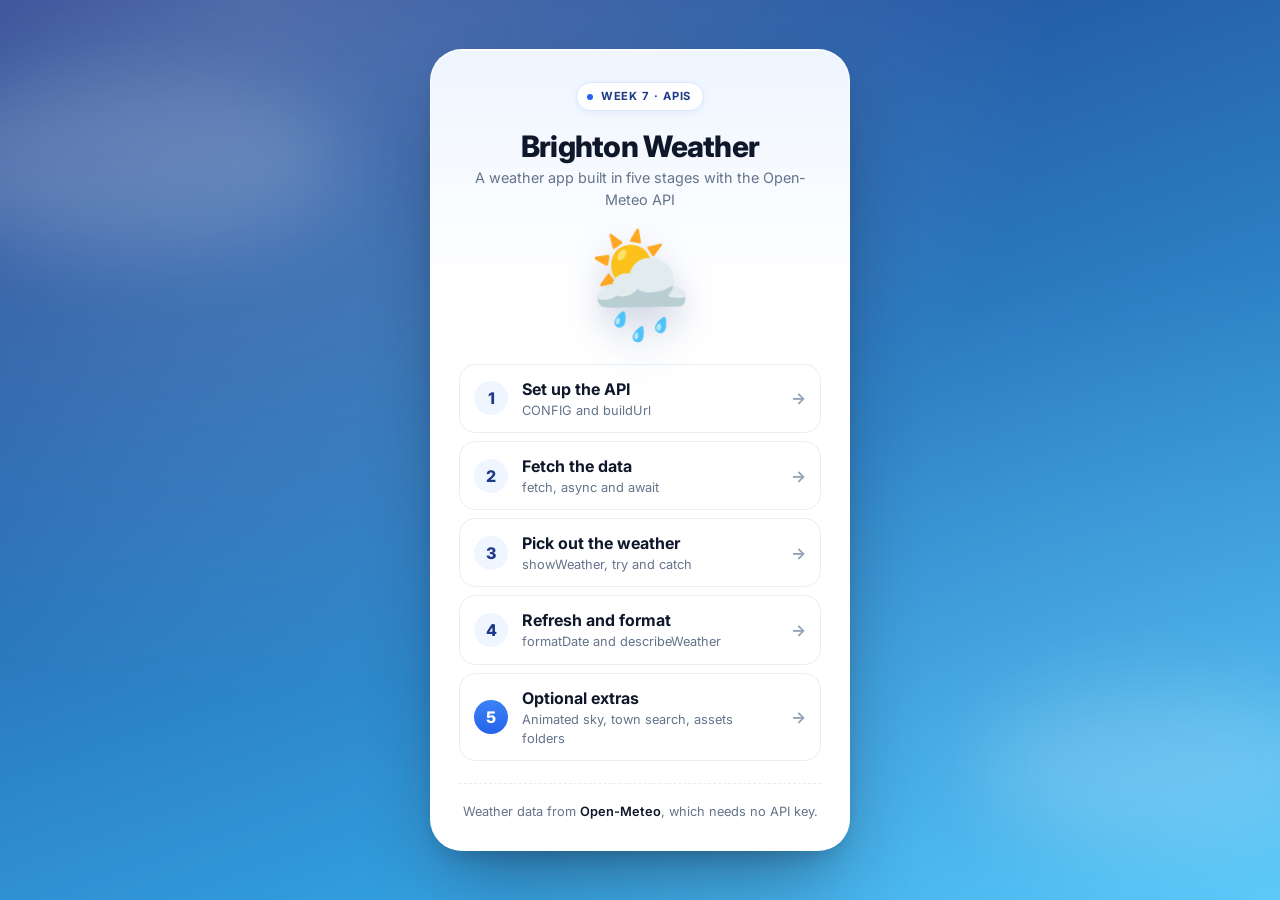
<file: index.html>
<!doctype html>
<html lang="en">
<head>
  <meta charset="utf-8">
  <meta name="viewport" content="width=device-width, initial-scale=1">
  <title>Brighton Weather</title>
  <link rel="stylesheet" href="assets/css/style.css">
</head>
<body>
  <main class="card">
    <span class="stage">Week 7 · APIs</span>

    <h1>Brighton Weather</h1>
    <p class="sub">A weather app built in five stages with the Open-Meteo API</p>

    <div id="icon" aria-hidden="true">🌦️</div>

    <nav class="stage-list" aria-label="Stages">
      <a href="stage1-setup.html">
        <span class="n">1</span>
        <span class="t"><strong>Set up the API</strong><small>CONFIG and buildUrl</small></span>
        <span class="go">→</span>
      </a>
      <a href="stage2-fetch.html">
        <span class="n">2</span>
        <span class="t"><strong>Fetch the data</strong><small>fetch, async and await</small></span>
        <span class="go">→</span>
      </a>
      <a href="stage3-parse.html">
        <span class="n">3</span>
        <span class="t"><strong>Pick out the weather</strong><small>showWeather, try and catch</small></span>
        <span class="go">→</span>
      </a>
      <a href="stage4-refresh.html">
        <span class="n">4</span>
        <span class="t"><strong>Refresh and format</strong><small>formatDate and describeWeather</small></span>
        <span class="go">→</span>
      </a>
      <a href="stage5-extras.html" class="final">
        <span class="n">5</span>
        <span class="t"><strong>Optional extras</strong><small>Animated sky, town search, assets folders</small></span>
        <span class="go">→</span>
      </a>
    </nav>

    <p class="note">Weather data from <strong>Open-Meteo</strong>, which needs no API key.</p>
  </main>
</body>
</html>
</file>
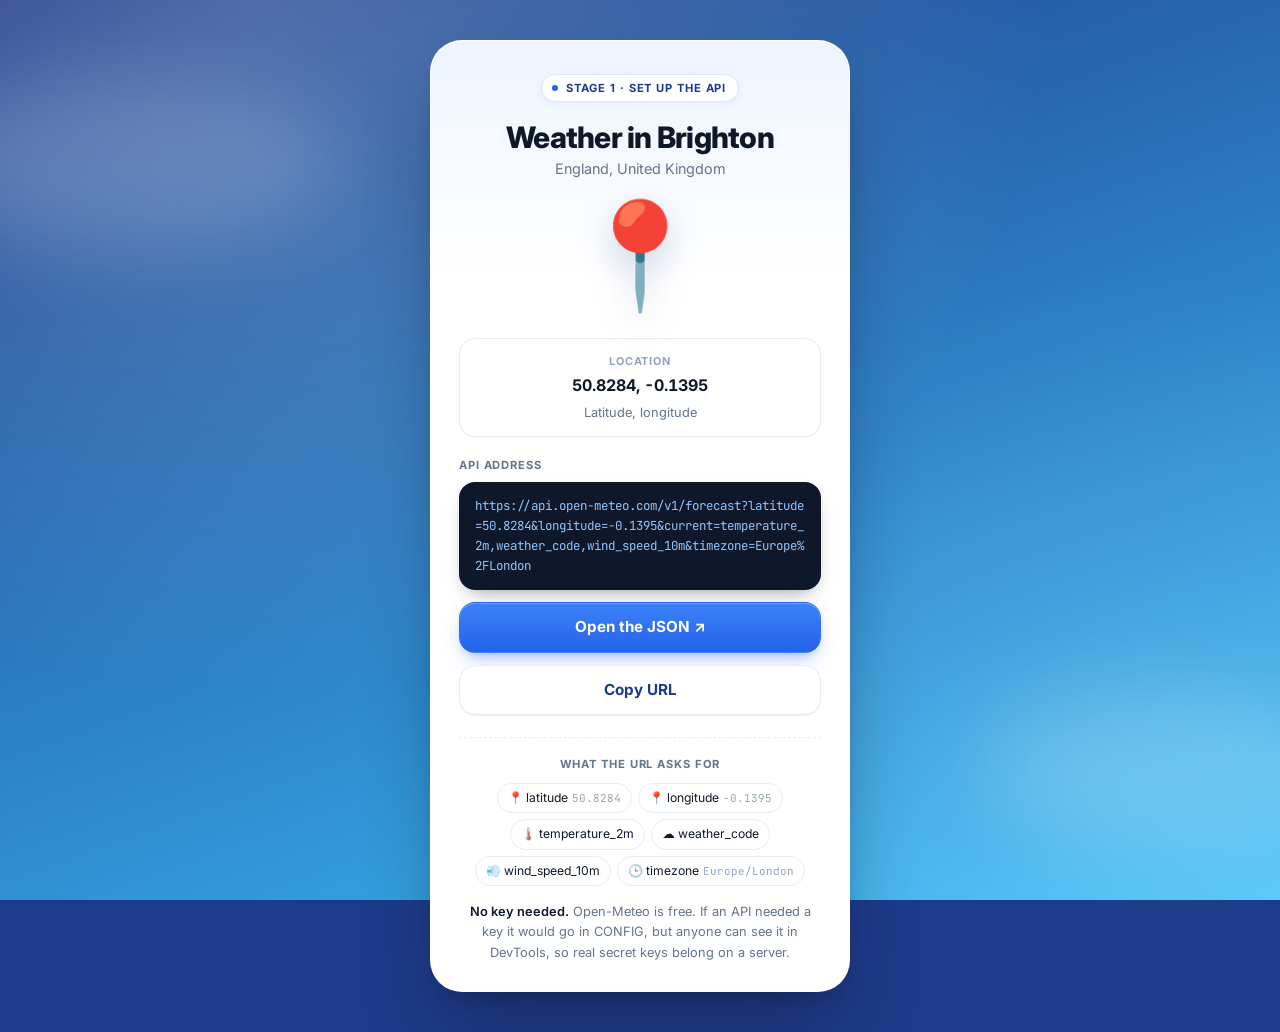
<file: stage1-setup.html>
<!doctype html>
<html lang="en">
<head>
  <meta charset="utf-8">
  <meta name="viewport" content="width=device-width, initial-scale=1">
  <title>Stage 1 - Set up the API</title>
  <link rel="stylesheet" href="assets/css/style.css">
</head>
<body>
  <main class="card">
    <span class="stage">Stage 1 · Set up the API</span>

    <h1>Weather in <span id="town"></span></h1>
    <p class="sub">England, United Kingdom</p>

    <div id="icon" aria-hidden="true">📍</div>

    <div class="details">
      <div class="wide">
        <span class="k">Location</span>
        <span class="v"><span id="lat"></span>, <span id="lon"></span></span>
        <span class="extra">Latitude, longitude</span>
      </div>
    </div>

    <p class="label">API address</p>
    <div class="url-box">
      <a id="apiLink" target="_blank" rel="noopener"></a>
    </div>

    <a class="btn btn-primary btn-block" id="openBtn" target="_blank" rel="noopener">Open the JSON ↗</a>
    <button class="btn btn-light btn-block" id="copyBtn" type="button">Copy URL</button>

    <div class="key">
      <p class="key-title">What the URL asks for</p>
      <ul class="codes">
        <li>📍 latitude<span class="num" id="pLat"></span></li>
        <li>📍 longitude<span class="num" id="pLon"></span></li>
        <li>🌡️ temperature_2m</li>
        <li>☁️ weather_code</li>
        <li>💨 wind_speed_10m</li>
        <li>🕒 timezone<span class="num">Europe/London</span></li>
      </ul>
    </div>

    <p class="note"><strong>No key needed.</strong> Open-Meteo is free. If an API needed a key it would go in CONFIG, but anyone can see it in DevTools, so real secret keys belong on a server.</p>
  </main>

  <script>
    // Settings for the API, kept in one place.
    // Open-Meteo needs no API key. If an API did need one,
    // it would go here, e.g. apiKey: "your-key".
    // Remember: anything in a web page can be seen in DevTools.
    const CONFIG = {
      town: "Brighton",
      latitude: 50.8284,
      longitude: -0.1395
    };

    // Build the API address from the settings
    function buildUrl() {
      return "https://api.open-meteo.com/v1/forecast" +
        "?latitude=" + CONFIG.latitude +
        "&longitude=" + CONFIG.longitude +
        "&current=temperature_2m,weather_code,wind_speed_10m" +
        "&timezone=Europe%2FLondon";
    }

    // Show the town and the API link on the page
    document.getElementById("town").textContent = CONFIG.town;
    const link = document.getElementById("apiLink");
    link.href = buildUrl();
    link.textContent = buildUrl();

    // Extras: show the settings and wire up the buttons
    document.getElementById("lat").textContent = CONFIG.latitude;
    document.getElementById("lon").textContent = CONFIG.longitude;
    document.getElementById("pLat").textContent = CONFIG.latitude;
    document.getElementById("pLon").textContent = CONFIG.longitude;
    document.getElementById("openBtn").href = buildUrl();

    const copyBtn = document.getElementById("copyBtn");
    copyBtn.addEventListener("click", function () {
      navigator.clipboard.writeText(buildUrl()).then(function () {
        copyBtn.textContent = "Copied ✓";
        setTimeout(function () { copyBtn.textContent = "Copy URL"; }, 1500);
      });
    });
  </script>
</body>
</html>
</file>
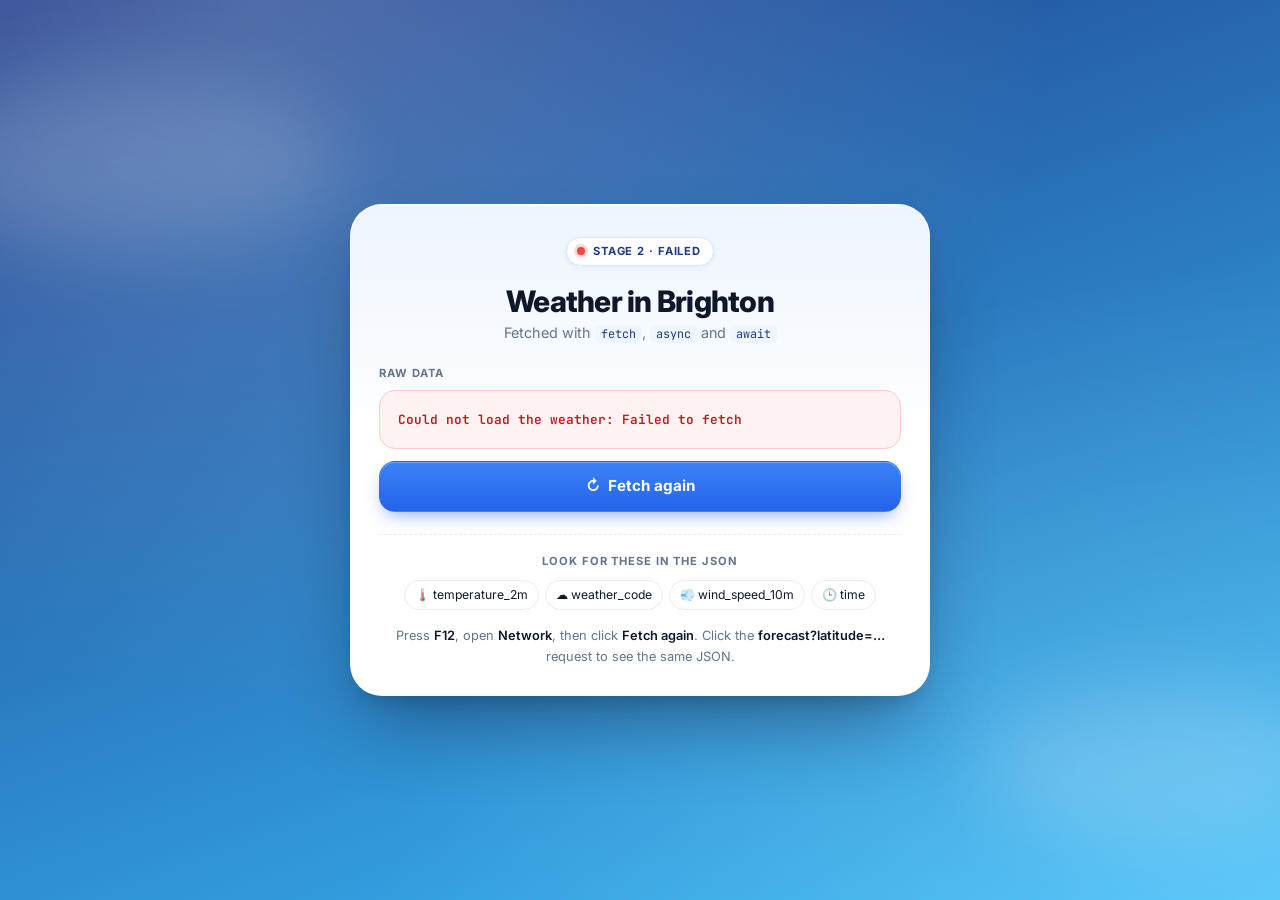
<file: stage2-fetch.html>
<!doctype html>
<html lang="en">
<head>
  <meta charset="utf-8">
  <meta name="viewport" content="width=device-width, initial-scale=1">
  <title>Stage 2 - Fetch the data</title>
  <link rel="stylesheet" href="assets/css/style.css">
</head>
<body>
  <main class="card wide" id="card">
    <span class="stage" id="status"><span class="dot"></span><span id="statusText">Stage 2 · Loading…</span></span>

    <h1>Weather in <span id="town">Brighton</span></h1>
    <p class="sub">Fetched with <code>fetch</code>, <code>async</code> and <code>await</code></p>

    <div class="head">
      <p class="label">Raw data</p>
      <span class="meta" id="meta"></span>
    </div>
    <pre id="raw">Loading...</pre>

    <button class="btn btn-primary btn-block" id="reloadBtn" type="button"><span class="spin">↻</span> Fetch again</button>
    <p id="message" aria-live="polite"></p>

    <div class="key">
      <p class="key-title">Look for these in the JSON</p>
      <ul class="codes">
        <li>🌡️ temperature_2m</li>
        <li>☁️ weather_code</li>
        <li>💨 wind_speed_10m</li>
        <li>🕒 time</li>
      </ul>
    </div>

    <p class="note">Press <strong>F12</strong>, open <strong>Network</strong>, then click <strong>Fetch again</strong>. Click the <strong>forecast?latitude=…</strong> request to see the same JSON.</p>
  </main>

  <script>
    // Settings for the API, kept in one place.
    // Open-Meteo needs no API key. If an API did need one,
    // it would go here, e.g. apiKey: "your-key".
    // Remember: anything in a web page can be seen in DevTools.
    const CONFIG = {
      town: "Brighton",
      latitude: 50.8284,
      longitude: -0.1395
    };

    // Build the API address from the settings
    function buildUrl() {
      return "https://api.open-meteo.com/v1/forecast" +
        "?latitude=" + CONFIG.latitude +
        "&longitude=" + CONFIG.longitude +
        "&current=temperature_2m,weather_code,wind_speed_10m" +
        "&timezone=Europe%2FLondon";
    }

    // Get the data from the API and show it as raw text
    async function loadWeather() {
      const raw = document.getElementById("raw");
      const message = document.getElementById("message");
      setStatus("", "Stage 2 · Loading…");
      document.getElementById("card").classList.add("loading");
      raw.className = "";
      raw.textContent = "Loading...";

      try {
        const response = await fetch(buildUrl());
        const data = await response.json();
        raw.innerHTML = colourJson(JSON.stringify(data, null, 2));
        document.getElementById("meta").textContent = "HTTP " + response.status;
        message.className = "";
        message.textContent = "Checked at " + new Date().toLocaleTimeString("en-GB");
        setStatus("ok", "Stage 2 · Data loaded");
      } catch (error) {
        raw.className = "error";
        raw.textContent = "Could not load the weather: " + error.message;
        message.textContent = "";
        setStatus("bad", "Stage 2 · Failed");
      }
      document.getElementById("card").classList.remove("loading");
    }

    // Small helpers for the look of the page
    function setStatus(kind, text) {
      document.getElementById("status").className = "stage " + kind;
      document.getElementById("statusText").textContent = text;
    }

    // Colour keys, strings and numbers in the JSON text
    function colourJson(text) {
      const safe = text.replace(/&/g, "&amp;").replace(/</g, "&lt;").replace(/>/g, "&gt;");
      return safe
        .replace(/("[^"]*")(\s*:)/g, '<span class="k">$1</span>$2')
        .replace(/(:\s*)("[^"]*")/g, '$1<span class="s">$2</span>')
        .replace(/(:\s*)(-?\d+(\.\d+)?)/g, '$1<span class="n">$2</span>');
    }

    document.getElementById("reloadBtn").addEventListener("click", loadWeather);

    // Load the weather when the page opens
    loadWeather();
  </script>
</body>
</html>
</file>
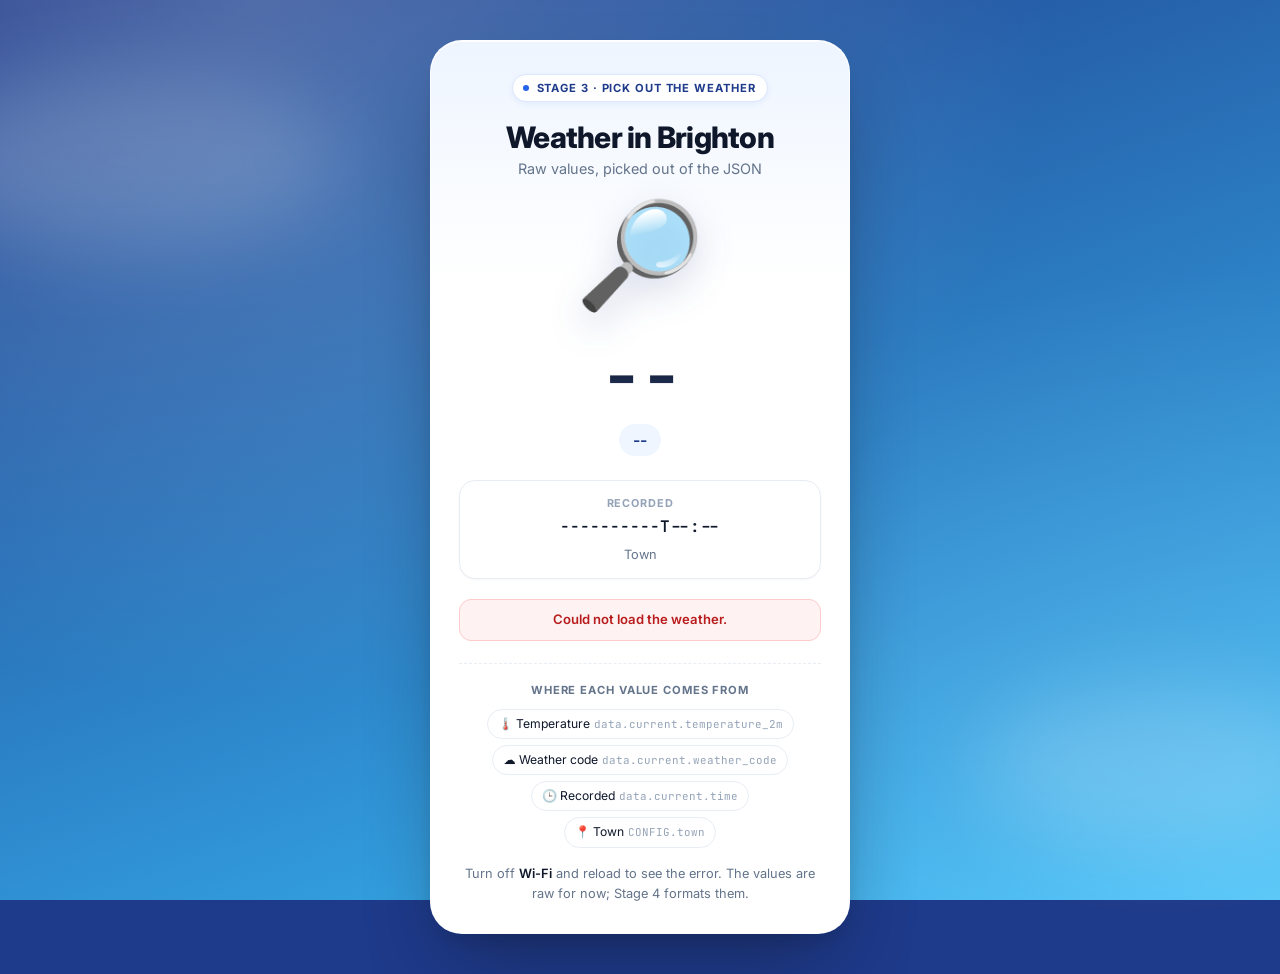
<file: stage3-parse.html>
<!doctype html>
<html lang="en">
<head>
  <meta charset="utf-8">
  <meta name="viewport" content="width=device-width, initial-scale=1">
  <title>Stage 3 - Pick out the weather</title>
  <link rel="stylesheet" href="assets/css/style.css">
</head>
<body>
  <main class="card loading" id="card">
    <span class="stage">Stage 3 · Pick out the weather</span>

    <h1>Weather in <span id="town"></span></h1>
    <p class="sub">Raw values, picked out of the JSON</p>

    <div id="icon" aria-hidden="true">🔎</div>
    <p class="raw" id="temp">--</p>
    <p id="weather">--</p>

    <div class="details">
      <div class="wide">
        <span class="k">Recorded</span>
        <span class="v raw-v" id="time">----------T--:--</span>
        <span class="extra">Town <strong id="townValue"></strong></span>
      </div>
    </div>

    <p id="message" class="error"></p>

    <div class="key">
      <p class="key-title">Where each value comes from</p>
      <ul class="codes">
        <li>🌡️ Temperature<span class="num">data.current.temperature_2m</span></li>
        <li>☁️ Weather code<span class="num">data.current.weather_code</span></li>
        <li>🕒 Recorded<span class="num">data.current.time</span></li>
        <li>📍 Town<span class="num">CONFIG.town</span></li>
      </ul>
    </div>

    <p class="note">Turn off <strong>Wi-Fi</strong> and reload to see the error. The values are raw for now; Stage 4 formats them.</p>
  </main>

  <script>
    // Settings for the API, kept in one place.
    // Open-Meteo needs no API key. If an API did need one,
    // it would go here, e.g. apiKey: "your-key".
    // Remember: anything in a web page can be seen in DevTools.
    const CONFIG = {
      town: "Brighton",
      latitude: 50.8284,
      longitude: -0.1395
    };

    // Build the API address from the settings
    function buildUrl() {
      return "https://api.open-meteo.com/v1/forecast" +
        "?latitude=" + CONFIG.latitude +
        "&longitude=" + CONFIG.longitude +
        "&current=temperature_2m,weather_code,wind_speed_10m" +
        "&timezone=Europe%2FLondon";
    }

    // Pick out the parts we want and show them, as they come
    function showWeather(data) {
      document.getElementById("town").textContent = CONFIG.town;
      document.getElementById("townValue").textContent = CONFIG.town;
      document.getElementById("weather").textContent = data.current.weather_code;
      document.getElementById("temp").textContent = data.current.temperature_2m;
      document.getElementById("time").textContent = data.current.time;
    }

    // Get the data from the API, then show it
    async function loadWeather() {
      try {
        const response = await fetch(buildUrl());
        const data = await response.json();
        showWeather(data);
      } catch (error) {
        document.getElementById("message").textContent = "Could not load the weather.";
      }
      document.getElementById("card").classList.remove("loading");
    }

    // Show the town straight away, then load the weather
    document.getElementById("town").textContent = CONFIG.town;
    loadWeather();
  </script>
</body>
</html>
</file>
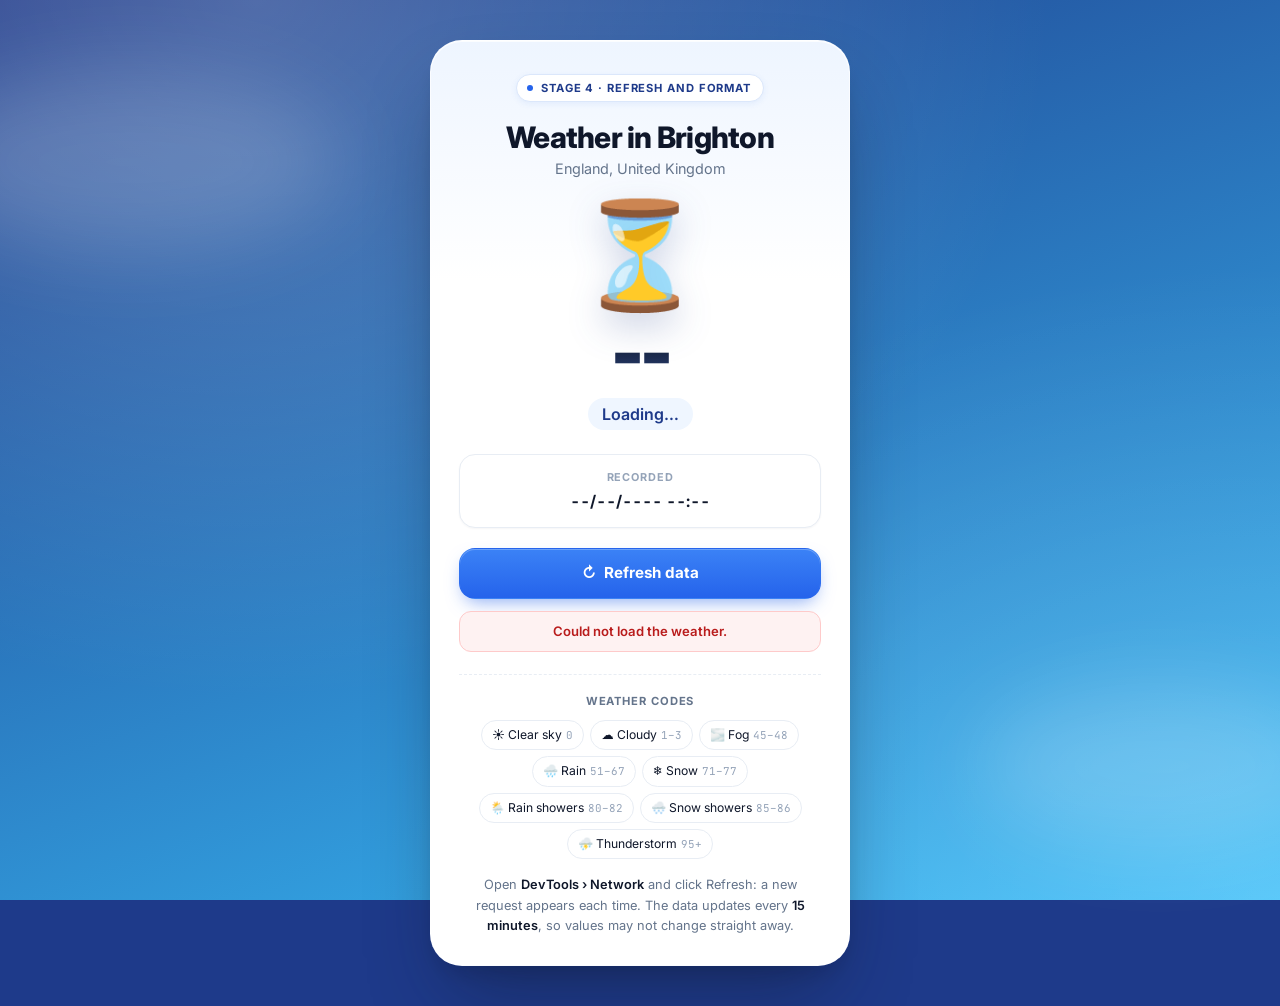
<file: stage4-refresh.html>
<!doctype html>
<html lang="en">
<head>
  <meta charset="utf-8">
  <meta name="viewport" content="width=device-width, initial-scale=1">
  <title>Stage 4 - Refresh and format</title>
  <link rel="stylesheet" href="assets/css/style.css">
</head>
<body>
  <main class="card loading" id="card">
    <span class="stage">Stage 4 · Refresh and format</span>

    <h1>Weather in <span id="town"></span></h1>
    <p class="sub">England, United Kingdom</p>

    <div id="icon" aria-hidden="true">⏳</div>
    <p id="temp">--</p>
    <p id="weather">Loading…</p>

    <div class="details">
      <div class="wide">
        <span class="k">Recorded</span>
        <span class="v" id="time">--/--/---- --:--</span>
      </div>
    </div>

    <button class="btn btn-primary btn-block" id="refresh" type="button"><span class="spin">↻</span> Refresh data</button>
    <p id="message" aria-live="polite"></p>

    <div class="key">
      <p class="key-title">Weather codes</p>
      <ul class="codes" id="codes">
        <li data-word="Clear sky">☀️ Clear sky<span class="num">0</span></li>
        <li data-word="Cloudy">☁️ Cloudy<span class="num">1–3</span></li>
        <li data-word="Fog">🌫️ Fog<span class="num">45–48</span></li>
        <li data-word="Rain">🌧️ Rain<span class="num">51–67</span></li>
        <li data-word="Snow">❄️ Snow<span class="num">71–77</span></li>
        <li data-word="Rain showers">🌦️ Rain showers<span class="num">80–82</span></li>
        <li data-word="Snow showers">🌨️ Snow showers<span class="num">85–86</span></li>
        <li data-word="Thunderstorm">⛈️ Thunderstorm<span class="num">95+</span></li>
      </ul>
    </div>

    <p class="note">Open <strong>DevTools › Network</strong> and click Refresh: a new request appears each time. The data updates every <strong>15 minutes</strong>, so values may not change straight away.</p>
  </main>

  <script>
    // Settings for the API, kept in one place.
    // Open-Meteo needs no API key. If an API did need one,
    // it would go here, e.g. apiKey: "your-key".
    // Remember: anything in a web page can be seen in DevTools.
    const CONFIG = {
      town: "Brighton",
      latitude: 50.8284,
      longitude: -0.1395
    };

    // Build the API address from the settings
    function buildUrl() {
      return "https://api.open-meteo.com/v1/forecast" +
        "?latitude=" + CONFIG.latitude +
        "&longitude=" + CONFIG.longitude +
        "&current=temperature_2m,weather_code,wind_speed_10m" +
        "&timezone=Europe%2FLondon";
    }

    // Turn "2026-10-28T12:45" into "28/10/2026 12:45"
    function formatDate(isoString) {
      const parts = isoString.split("T");      // ["2026-10-28", "12:45"]
      const date = parts[0].split("-");        // ["2026", "10", "28"]
      return date[2] + "/" + date[1] + "/" + date[0] + " " + parts[1];
    }

    // Turn the weather code into words
    function describeWeather(code) {
      if (code === 0) return "Clear sky";
      if (code >= 1 && code <= 3) return "Cloudy";
      if (code >= 45 && code <= 48) return "Fog";
      if (code >= 51 && code <= 67) return "Rain";
      if (code >= 71 && code <= 77) return "Snow";
      if (code >= 80 && code <= 82) return "Rain showers";
      if (code >= 85 && code <= 86) return "Snow showers";
      if (code >= 95) return "Thunderstorm";
      return "Unknown";
    }

    // A picture to go with the words (just for the look of the page)
    const ICONS = {
      "Clear sky": "☀️",
      "Cloudy": "☁️",
      "Fog": "🌫️",
      "Rain": "🌧️",
      "Snow": "❄️",
      "Rain showers": "🌦️",
      "Snow showers": "🌨️",
      "Thunderstorm": "⛈️",
      "Unknown": "🌡️"
    };

    // Pick out the parts we want and show them, formatted
    function showWeather(data) {
      const words = describeWeather(data.current.weather_code);
      document.getElementById("town").textContent = CONFIG.town;
      document.getElementById("weather").textContent = words;
      document.getElementById("temp").textContent = data.current.temperature_2m + " °C";
      document.getElementById("time").textContent = formatDate(data.current.time);

      // Extras: icon, and highlight the matching code in the key
      document.getElementById("icon").textContent = ICONS[words];
      document.querySelectorAll("#codes li").forEach(function (li) {
        li.classList.toggle("active", li.dataset.word === words);
      });
    }

    // Get the data from the API, then show it
    async function loadWeather() {
      const message = document.getElementById("message");
      const card = document.getElementById("card");
      const button = document.getElementById("refresh");

      message.className = "";
      message.textContent = "Loading...";
      card.classList.add("loading");
      button.disabled = true;

      try {
        const response = await fetch(buildUrl());
        const data = await response.json();
        showWeather(data);
        message.textContent = "Checked at " + new Date().toLocaleTimeString("en-GB");
      } catch (error) {
        message.className = "error";
        message.textContent = "Could not load the weather.";
      }

      card.classList.remove("loading");
      button.disabled = false;
    }

    // Run when the page loads, and again when the button is clicked
    document.getElementById("town").textContent = CONFIG.town;
    loadWeather();
    document.getElementById("refresh").addEventListener("click", loadWeather);
  </script>
</body>
</html>
</file>
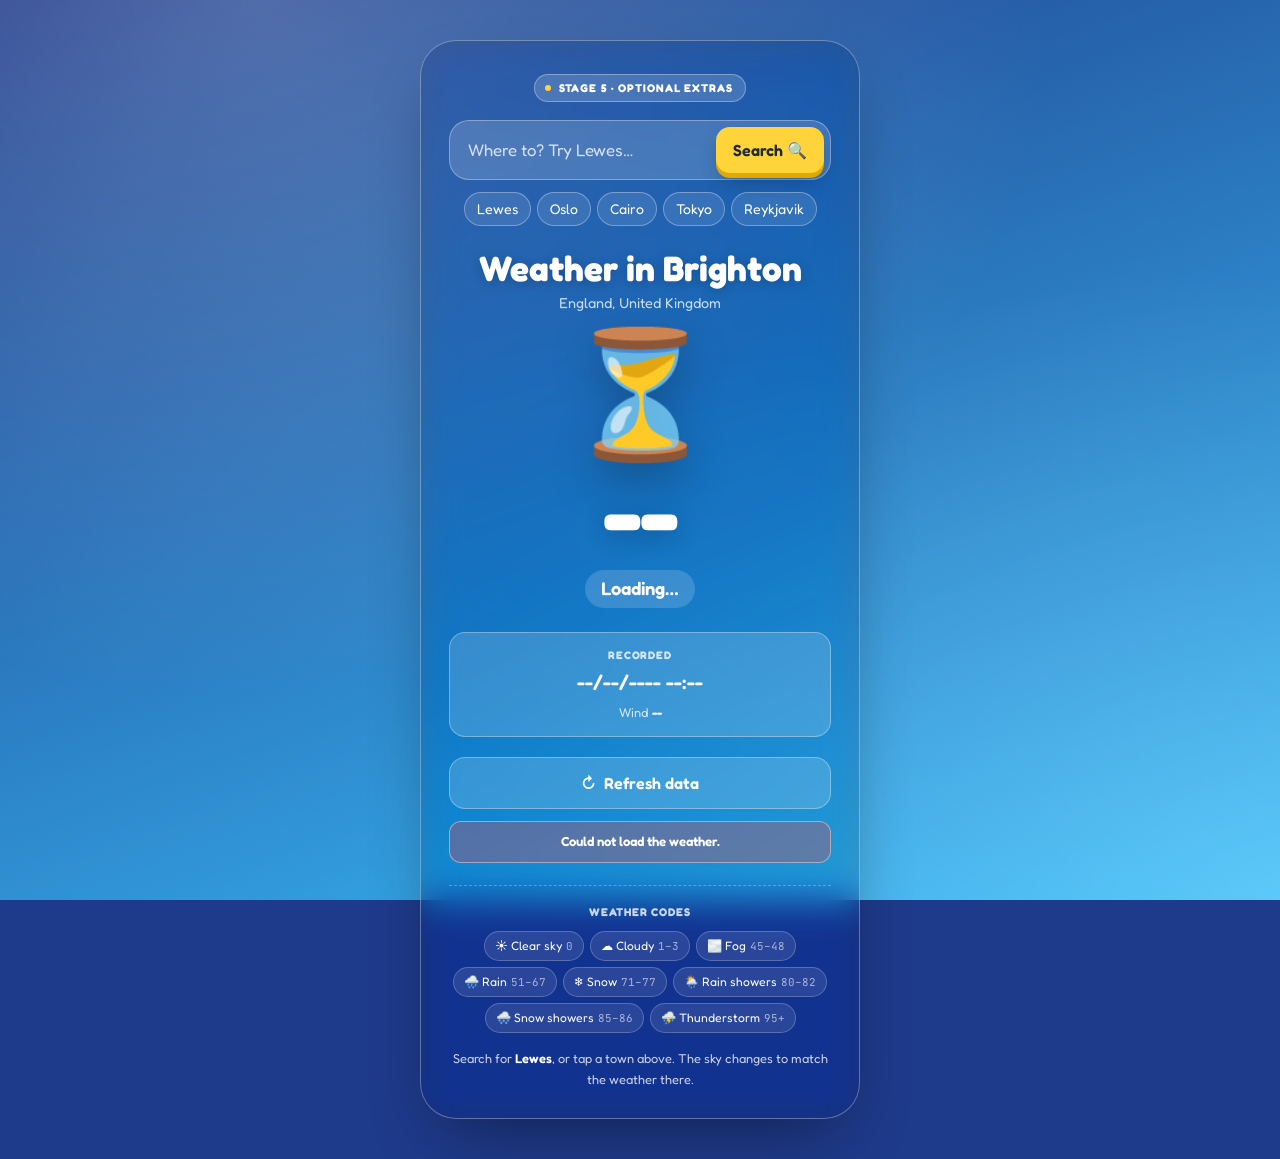
<file: stage5-extras.html>
<!doctype html>
<html lang="en">
<head>
  <meta charset="utf-8">
  <meta name="viewport" content="width=device-width, initial-scale=1">
  <title>Stage 5 - Optional extras</title>
  <!-- Extra: styles live in their own folder -->
  <link rel="stylesheet" href="assets/css/style.css">
  <link rel="stylesheet" href="assets/css/stage5.css">
</head>
<body class="fun">
  <!-- Animated sky: sun, clouds, rain or snow, set from app.js -->
  <div id="sky" aria-hidden="true"></div>

  <main class="card loading" id="card">
    <span class="stage">Stage 5 · Optional extras</span>

    <!-- Extra 3: choose the town -->
    <form class="search" id="searchForm">
      <input id="townInput" type="text" placeholder="Where to? Try Lewes…" autocomplete="off" aria-label="Town">
      <button class="btn btn-primary" id="search" type="submit">Search 🔍</button>
    </form>
    <div class="chips" id="chips">
      <button class="chip" type="button">Lewes</button>
      <button class="chip" type="button">Oslo</button>
      <button class="chip" type="button">Cairo</button>
      <button class="chip" type="button">Tokyo</button>
      <button class="chip" type="button">Reykjavik</button>
    </div>

    <h1>Weather in <span id="town"></span></h1>
    <p class="sub" id="place"></p>

    <!-- Extra 2: weather graphic -->
    <div id="icon" aria-hidden="true">⏳</div>
    <p id="temp">--</p>
    <p id="weather">Loading…</p>
    <p class="mood" id="mood"></p>

    <div class="details">
      <div class="wide">
        <span class="k">Recorded</span>
        <span class="v" id="time">--/--/---- --:--</span>
        <span class="extra">Wind <strong id="wind">--</strong></span>
      </div>
    </div>

    <button class="btn btn-light btn-block" id="refresh" type="button"><span class="spin">↻</span> Refresh data</button>
    <p id="message" aria-live="polite"></p>

    <div class="key">
      <p class="key-title">Weather codes</p>
      <ul class="codes" id="codes">
        <li data-word="Clear sky">☀️ Clear sky<span class="num">0</span></li>
        <li data-word="Cloudy">☁️ Cloudy<span class="num">1–3</span></li>
        <li data-word="Fog">🌫️ Fog<span class="num">45–48</span></li>
        <li data-word="Rain">🌧️ Rain<span class="num">51–67</span></li>
        <li data-word="Snow">❄️ Snow<span class="num">71–77</span></li>
        <li data-word="Rain showers">🌦️ Rain showers<span class="num">80–82</span></li>
        <li data-word="Snow showers">🌨️ Snow showers<span class="num">85–86</span></li>
        <li data-word="Thunderstorm">⛈️ Thunderstorm<span class="num">95+</span></li>
      </ul>
    </div>

    <p class="note">Search for <strong>Lewes</strong>, or tap a town above. The sky changes to match the weather there.</p>
  </main>

  <!-- Extra: JavaScript lives in its own folder -->
  <script src="assets/js/app.js"></script>
</body>
</html>
</file>
<file: assets/css/style.css>
/* Shared styles for every stage: a weather app look */

@import url("https://fonts.googleapis.com/css2?family=Inter:wght@400;500;600;700;800;900&family=JetBrains+Mono:wght@400;500;600&display=swap");

:root {
  --text: #0f172a;
  --muted: #64748b;
  --faint: #94a3b8;
  --line: #e8edf4;
  --accent: #2563eb;
  --accent-dark: #1e3a8a;
  --accent-soft: #eff6ff;
  --field: #f6f8fb;
  --highlight: #fff7e0;
  --highlight-line: #f59e0b;
  --error: #b91c1c;
  --error-bg: #fef2f2;
  --error-line: #fecaca;
  --font: "Inter", system-ui, -apple-system, "Segoe UI", sans-serif;
  --mono: "JetBrains Mono", ui-monospace, Consolas, monospace;
  --radius: 16px;

  /* The background (Stage 5 changes these to match the weather) */
  --bg-from: #1e3a8a;
  --bg-to: #38bdf8;
}

* { box-sizing: border-box; }

body {
  position: relative;
  margin: 0;
  min-height: 100vh;
  display: flex;
  align-items: center;
  justify-content: center;
  padding: 40px 16px;
  overflow-x: hidden;
  font-family: var(--font);
  color: var(--text);
  line-height: 1.5;
  -webkit-font-smoothing: antialiased;
  background:
    radial-gradient(ellipse at 20% 0%, rgba(255, 255, 255, 0.22), transparent 55%),
    radial-gradient(ellipse at 100% 100%, rgba(255, 255, 255, 0.18), transparent 50%),
    linear-gradient(160deg, var(--bg-from), var(--bg-to));
  background-color: var(--bg-from);
  background-attachment: fixed;
}

/* Two soft "clouds" drifting behind the card */
body::before,
body::after {
  content: "";
  position: fixed;
  z-index: 0;
  border-radius: 50%;
  background: rgba(255, 255, 255, 0.16);
  filter: blur(40px);
  pointer-events: none;
  animation: drift 18s ease-in-out infinite alternate;
}
body::before { width: 420px; height: 180px; top: 8%; left: -80px; }
body::after  { width: 360px; height: 160px; bottom: 6%; right: -60px; animation-delay: -9s; }
@keyframes drift { to { transform: translateX(60px); } }

code {
  padding: 1px 6px;
  border-radius: 6px;
  background: var(--accent-soft);
  color: var(--accent-dark);
  font-family: var(--mono);
  font-size: 0.82em;
}

/* ---------- Card ---------- */

.card {
  position: relative;
  z-index: 1;
  width: 100%;
  max-width: 420px;
  padding: 32px 28px 28px;
  border-radius: 32px;
  border: 1px solid rgba(255, 255, 255, 0.7);
  background:
    linear-gradient(180deg, #eef5ff 0%, #ffffff 240px);
  text-align: center;
  box-shadow:
    0 1px 0 rgba(255, 255, 255, 0.8) inset,
    0 40px 80px -20px rgba(15, 23, 42, 0.45),
    0 12px 24px -12px rgba(15, 23, 42, 0.25);
  animation: rise 0.5s cubic-bezier(0.2, 0.8, 0.2, 1) both;
}
.card.wide { max-width: 580px; }
@keyframes rise {
  from { opacity: 0; transform: translateY(16px) scale(0.98); }
}

/* Small "Stage N" label at the top */
.stage {
  display: inline-flex;
  align-items: center;
  gap: 8px;
  margin: 0 0 18px;
  padding: 5px 12px 5px 10px;
  border-radius: 999px;
  background: #ffffff;
  border: 1px solid #dbe7fb;
  color: var(--accent-dark);
  font-size: 0.7rem;
  font-weight: 700;
  letter-spacing: 0.08em;
  text-transform: uppercase;
  box-shadow: 0 2px 6px rgba(37, 99, 235, 0.08);
}
.stage::before {
  content: "";
  width: 6px;
  height: 6px;
  border-radius: 50%;
  background: var(--accent);
}
.stage:has(.dot)::before { display: none; }
.stage .dot {
  width: 8px;
  height: 8px;
  border-radius: 50%;
  background: #eab308;
  box-shadow: 0 0 0 3px rgba(234, 179, 8, 0.2);
}
.stage.ok .dot { background: #22c55e; box-shadow: 0 0 0 3px rgba(34, 197, 94, 0.2); }
.stage.bad .dot { background: #ef4444; box-shadow: 0 0 0 3px rgba(239, 68, 68, 0.2); }

h1 {
  margin: 0;
  font-size: 1.85rem;
  font-weight: 800;
  letter-spacing: -0.025em;
  line-height: 1.15;
}
.sub {
  margin: 4px 0 0;
  min-height: 1.4em;
  color: var(--muted);
  font-size: 0.9rem;
}

.label {
  margin: 0 0 8px;
  text-align: left;
  font-size: 0.7rem;
  font-weight: 700;
  letter-spacing: 0.08em;
  text-transform: uppercase;
  color: var(--muted);
}

/* ---------- Weather ---------- */

#icon {
  margin: 14px 0 2px;
  font-size: 104px;
  line-height: 1.15;
  filter: drop-shadow(0 14px 18px rgba(30, 58, 138, 0.22));
  animation: float 4s ease-in-out infinite;
}
@keyframes float { 50% { transform: translateY(-6px); } }

#temp {
  margin: 0;
  font-size: 4.5rem;
  font-weight: 900;
  letter-spacing: -0.05em;
  line-height: 1;
  background: linear-gradient(180deg, #0f172a 30%, #334e8c);
  -webkit-background-clip: text;
  background-clip: text;
  color: transparent;
}
#temp.raw {
  margin-top: 28px;
  font-family: var(--mono);
  font-weight: 600;
  letter-spacing: -0.04em;
}
.caption {
  display: inline-block;
  margin: 8px 0 0;
  padding: 2px 8px;
  border-radius: 6px;
  background: var(--accent-soft);
  color: var(--accent-dark);
  font-family: var(--mono);
  font-size: 0.72rem;
}
#weather {
  display: inline-block;
  margin: 10px 0 0;
  padding: 4px 14px;
  border-radius: 999px;
  background: var(--accent-soft);
  color: var(--accent-dark);
  font-size: 1rem;
  font-weight: 600;
}

/* Boxes with a name and a value */
.details {
  display: grid;
  grid-template-columns: 1fr 1fr;
  gap: 10px;
  margin: 24px 0 20px;
}
.details > div {
  padding: 14px 12px;
  border-radius: var(--radius);
  background: #ffffff;
  border: 1px solid var(--line);
  box-shadow: 0 1px 2px rgba(15, 23, 42, 0.04);
}
.details .wide { grid-column: 1 / -1; }
.details .k {
  display: block;
  font-size: 0.68rem;
  font-weight: 700;
  letter-spacing: 0.08em;
  text-transform: uppercase;
  color: var(--faint);
}
.details .path {
  display: block;
  margin-top: 2px;
  font-family: var(--mono);
  font-size: 0.66rem;
  color: var(--faint);
}
.details .v {
  display: block;
  margin-top: 4px;
  min-height: 1.4em;
  font-size: 1rem;
  font-weight: 700;
  font-variant-numeric: tabular-nums;
  overflow-wrap: break-word;
}
.details .extra {
  display: block;
  margin-top: 6px;
  font-size: 0.8rem;
  color: var(--muted);
}
.details .extra strong { color: var(--text); }

/* Raw values (Stages 1 and 3) stay in the code font */
.details .raw-v,
.details:has(.path) .v,
.details .v#lat,
.details .v#lon { font-family: var(--mono); font-weight: 600; }

/* Faded while loading */
.loading #icon,
.loading #temp,
.loading #weather,
.loading .details .v { opacity: 0.4; transition: opacity 0.2s; }

/* ---------- Buttons ---------- */

.btn {
  display: inline-flex;
  align-items: center;
  justify-content: center;
  gap: 8px;
  padding: 13px 18px;
  border: 1px solid transparent;
  border-radius: var(--radius);
  font: inherit;
  font-size: 0.95rem;
  font-weight: 700;
  text-align: center;
  text-decoration: none;
  cursor: pointer;
  transition: transform 0.15s ease, box-shadow 0.15s ease, background 0.15s ease, opacity 0.15s ease;
}
.btn:hover { transform: translateY(-1px); }
.btn:active { transform: translateY(0); }
.btn:focus-visible { outline: 3px solid rgba(37, 99, 235, 0.35); outline-offset: 2px; }
.btn:disabled { opacity: 0.6; cursor: wait; transform: none; }

.btn-primary {
  background: linear-gradient(180deg, #3b82f6, var(--accent));
  color: #ffffff;
  box-shadow: 0 1px 0 rgba(255, 255, 255, 0.25) inset, 0 8px 18px -6px rgba(37, 99, 235, 0.55);
}
.btn-primary:hover { box-shadow: 0 1px 0 rgba(255, 255, 255, 0.25) inset, 0 12px 24px -8px rgba(37, 99, 235, 0.65); }

.btn-light {
  background: #ffffff;
  border-color: var(--line);
  color: var(--accent-dark);
  box-shadow: 0 1px 2px rgba(15, 23, 42, 0.05);
}
.btn-light:hover { background: var(--accent-soft); border-color: #dbe7fb; }

.btn-block { display: flex; width: 100%; margin-top: 12px; }

.spin { display: inline-block; }
.loading .spin { animation: spin 0.8s linear infinite; }
@keyframes spin { to { transform: rotate(360deg); } }

.actions {
  display: grid;
  grid-template-columns: 1fr 1fr;
  gap: 10px;
  margin-top: 14px;
}

/* ---------- Search (Stage 5) ---------- */

.search {
  display: flex;
  gap: 8px;
  margin-bottom: 24px;
  padding: 6px;
  border-radius: 20px;
  background: #ffffff;
  border: 1px solid var(--line);
  box-shadow: 0 2px 8px rgba(15, 23, 42, 0.05);
}
.search input {
  flex: 1;
  min-width: 0;
  padding: 10px 12px;
  border: none;
  background: transparent;
  color: var(--text);
  font: inherit;
  font-size: 0.95rem;
  outline: none;
}
.search input::placeholder { color: var(--faint); }
.search:focus-within {
  border-color: #bfd4fb;
  box-shadow: 0 0 0 4px rgba(37, 99, 235, 0.12);
}
.search .btn { padding: 10px 16px; border-radius: 14px; }

/* ---------- API address (Stage 1) ---------- */

.url-box {
  padding: 14px 16px;
  border-radius: var(--radius);
  background: #0f172a;
  text-align: left;
  font-family: var(--mono);
  font-size: 0.78rem;
  line-height: 1.6;
  word-break: break-all;
  box-shadow: 0 8px 20px -10px rgba(15, 23, 42, 0.6);
}
.url-box a { color: #93c5fd; text-decoration: none; }
.url-box a:hover { color: #bfdbfe; text-decoration: underline; }

/* ---------- Raw JSON (Stage 2) ---------- */

.head {
  display: flex;
  justify-content: space-between;
  align-items: baseline;
  margin-top: 22px;
}
.meta {
  font-family: var(--mono);
  font-size: 0.72rem;
  color: var(--muted);
}

pre {
  margin: 0;
  padding: 18px;
  border-radius: var(--radius);
  background: #0f172a;
  color: #cbd5e1;
  text-align: left;
  font-family: var(--mono);
  font-size: 0.8rem;
  line-height: 1.65;
  white-space: pre-wrap;
  word-break: break-word;
  max-height: 420px;
  overflow: auto;
  box-shadow: 0 8px 20px -10px rgba(15, 23, 42, 0.6);
}
pre .k { color: #93c5fd; }
pre .s { color: #86efac; }
pre .n { color: #f9a8d4; }
pre.error { background: var(--error-bg); color: var(--error); font-weight: 600; box-shadow: none; border: 1px solid var(--error-line); }

/* ---------- Messages ---------- */

#message {
  margin: 12px 0 0;
  font-size: 0.82rem;
  color: var(--muted);
}
#message:empty { display: none; }
#message.error {
  padding: 10px 12px;
  border-radius: 12px;
  background: var(--error-bg);
  border: 1px solid var(--error-line);
  color: var(--error);
  font-weight: 600;
}

/* ---------- Weather code key (Stage 4) ---------- */

.key {
  margin-top: 22px;
  padding-top: 18px;
  border-top: 1px dashed var(--line);
}
.key-title {
  margin: 0 0 10px;
  font-size: 0.7rem;
  font-weight: 700;
  letter-spacing: 0.08em;
  text-transform: uppercase;
  color: var(--muted);
}
.codes {
  display: flex;
  flex-wrap: wrap;
  justify-content: center;
  gap: 6px;
  margin: 0;
  padding: 0;
  list-style: none;
}
.codes li {
  padding: 5px 10px;
  border: 1px solid var(--line);
  border-radius: 999px;
  background: #ffffff;
  font-size: 0.76rem;
  white-space: nowrap;
  transition: background 0.2s, border-color 0.2s;
}
.codes .num {
  margin-left: 4px;
  font-family: var(--mono);
  font-size: 0.68rem;
  color: var(--faint);
}
.codes li.active {
  background: var(--highlight);
  border-color: var(--highlight-line);
  font-weight: 600;
  box-shadow: 0 0 0 3px rgba(245, 158, 11, 0.15);
}

/* ---------- Footnote ---------- */

.note {
  margin: 22px 0 0;
  padding-top: 18px;
  border-top: 1px dashed var(--line);
  color: var(--muted);
  font-size: 0.8rem;
  line-height: 1.6;
}
.note strong { color: var(--text); font-weight: 600; }
.key + .note { border-top: none; padding-top: 0; margin-top: 16px; }

/* ---------- Menu of stages (index.html) ---------- */

.stage-list {
  display: grid;
  gap: 8px;
  margin-top: 20px;
  text-align: left;
}
.stage-list a {
  display: flex;
  align-items: center;
  gap: 14px;
  padding: 12px 14px;
  border: 1px solid var(--line);
  border-radius: var(--radius);
  background: #ffffff;
  color: var(--text);
  text-decoration: none;
  transition: transform 0.15s ease, border-color 0.15s ease, background 0.15s ease;
}
.stage-list a:hover {
  transform: translateX(3px);
  border-color: #bfd4fb;
  background: var(--accent-soft);
}
.stage-list a:focus-visible { outline: 3px solid rgba(37, 99, 235, 0.35); outline-offset: 2px; }
.stage-list .n {
  display: grid;
  place-items: center;
  flex: none;
  width: 34px;
  height: 34px;
  border-radius: 50%;
  background: var(--accent-soft);
  color: var(--accent-dark);
  font-weight: 800;
}
.stage-list .final .n {
  background: linear-gradient(180deg, #3b82f6, var(--accent));
  color: #ffffff;
}
.stage-list .t { flex: 1; min-width: 0; }
.stage-list strong { display: block; font-weight: 700; }
.stage-list small { display: block; color: var(--muted); font-size: 0.8rem; }
.stage-list .go { color: var(--faint); font-weight: 700; }

/* ---------- Small screens & motion ---------- */

@media (max-width: 420px) {
  .card { padding: 26px 20px 22px; border-radius: 26px; }
  #temp { font-size: 3.6rem; }
  #icon { font-size: 88px; }
  .actions { grid-template-columns: 1fr; }
}

@media (prefers-reduced-motion: reduce) {
  *, *::before, *::after { animation: none !important; transition: none !important; }
}
</file>
<file: assets/css/stage5.css>
/* Stage 5 only: a fun, animated weather scene (loaded after style.css) */

@import url("https://fonts.googleapis.com/css2?family=Fredoka:wght@400;500;600;700&display=swap");

body.fun {
  --fun-font: "Fredoka", "Inter", system-ui, sans-serif;
  --glass: rgba(255, 255, 255, 0.16);
  --glass-line: rgba(255, 255, 255, 0.32);
  --soft-white: rgba(255, 255, 255, 0.78);
  --sunny: #ffd43b;
  --sunny-edge: #e0a800;
  font-family: var(--fun-font);
  color: #ffffff;
}
body.fun::before,
body.fun::after { display: none; }

/* ---------- The sky behind everything ---------- */

#sky {
  position: fixed;
  inset: 0;
  z-index: 0;
  overflow: hidden;
  pointer-events: none;
}

/* Sun with slowly turning rays */
.sun {
  position: absolute;
  top: -90px;
  right: -90px;
  width: 340px;
  height: 340px;
  border-radius: 50%;
  background: radial-gradient(circle, #fffbe0 0%, #ffe066 35%, rgba(255, 190, 40, 0.6) 55%, rgba(255, 170, 0, 0) 72%);
  animation: sun-pulse 4s ease-in-out infinite;
}
.sun::before {
  content: "";
  position: absolute;
  inset: -160px;
  border-radius: 50%;
  background: repeating-conic-gradient(rgba(255, 255, 255, 0.22) 0deg 7deg, transparent 7deg 22deg);
  -webkit-mask: radial-gradient(circle, #000 25%, transparent 68%);
  mask: radial-gradient(circle, #000 25%, transparent 68%);
  animation: spin-slow 50s linear infinite;
}
@keyframes sun-pulse { 50% { transform: scale(1.07); } }
@keyframes spin-slow { to { transform: rotate(360deg); } }

/* Fluffy clouds drifting across */
.cloud {
  position: absolute;
  left: -45vw;
  top: var(--top);
  width: var(--w);
  height: calc(var(--w) * 0.32);
  border-radius: 999px;
  background: rgba(255, 255, 255, var(--o, 0.6));
  animation: cloud-move var(--d) linear infinite;
  animation-delay: var(--delay);
}
.cloud::before,
.cloud::after {
  content: "";
  position: absolute;
  border-radius: 50%;
  background: inherit;
}
.cloud::before { width: 48%; height: 150%; left: 14%; top: -70%; }
.cloud::after  { width: 34%; height: 115%; left: 50%; top: -45%; }
@keyframes cloud-move { to { transform: translateX(160vw); } }

/* Rain */
.drop {
  position: absolute;
  top: -12vh;
  left: var(--x);
  width: 2px;
  height: 20px;
  border-radius: 2px;
  background: linear-gradient(transparent, rgba(255, 255, 255, 0.85));
  animation: fall var(--d) linear infinite;
  animation-delay: var(--delay);
}
@keyframes fall { to { transform: translate(-30px, 125vh); } }

/* Snow */
.flake {
  position: absolute;
  top: -6vh;
  left: var(--x);
  color: #ffffff;
  font-size: var(--s);
  opacity: 0.9;
  animation: snow var(--d) linear infinite;
  animation-delay: var(--delay);
}
@keyframes snow {
  0%   { transform: translate(0, 0) rotate(0deg); }
  50%  { transform: translate(24px, 55vh) rotate(180deg); }
  100% { transform: translate(-12px, 112vh) rotate(360deg); }
}

/* Fog */
.fog-band {
  position: absolute;
  left: -50%;
  top: var(--top);
  width: 200%;
  height: 140px;
  background: linear-gradient(90deg, transparent, rgba(255, 255, 255, 0.4), transparent);
  filter: blur(24px);
  animation: fog-move var(--d) ease-in-out infinite alternate;
}
@keyframes fog-move { to { transform: translateX(25%); } }

/* Lightning */
.flash {
  position: absolute;
  inset: 0;
  background: #ffffff;
  opacity: 0;
  animation: flash 7s infinite;
}
@keyframes flash {
  0%, 90%, 100% { opacity: 0; }
  91% { opacity: 0.75; }
  92% { opacity: 0; }
  94% { opacity: 0.5; }
  95% { opacity: 0; }
}

/* ---------- Glass card (no white) ---------- */

body.fun .card {
  max-width: 440px;
  border-radius: 36px;
  border: 1px solid var(--glass-line);
  background: rgba(15, 23, 42, 0.2);
  -webkit-backdrop-filter: blur(18px) saturate(140%);
  backdrop-filter: blur(18px) saturate(140%);
  box-shadow: 0 30px 70px -25px rgba(0, 0, 0, 0.45);
  color: #ffffff;
}

body.fun .stage {
  background: var(--glass);
  border-color: var(--glass-line);
  color: #ffffff;
  box-shadow: none;
}
body.fun .stage::before { background: var(--sunny); }

body.fun h1 {
  font-family: var(--fun-font);
  font-size: 2.2rem;
  font-weight: 700;
  letter-spacing: 0;
  text-shadow: 0 2px 12px rgba(0, 0, 0, 0.2);
}
body.fun .sub { color: var(--soft-white); }

/* Big bouncy icon */
body.fun #icon {
  font-size: 124px;
  margin-top: 6px;
  filter: drop-shadow(0 18px 22px rgba(0, 0, 0, 0.25));
  animation: bob 3s ease-in-out infinite;
}
body.fun #icon.pop {
  animation: pop 0.7s cubic-bezier(0.3, 1.6, 0.5, 1), bob 3s ease-in-out 0.7s infinite;
}
@keyframes bob {
  0%, 100% { transform: translateY(0) rotate(-4deg); }
  50%      { transform: translateY(-12px) rotate(4deg); }
}
@keyframes pop {
  0%   { transform: scale(0.2) rotate(-30deg); opacity: 0; }
  100% { transform: scale(1) rotate(0deg); opacity: 1; }
}

body.fun #temp {
  font-family: var(--fun-font);
  font-size: 6rem;
  font-weight: 700;
  letter-spacing: -0.02em;
  background: none;
  -webkit-background-clip: border-box;
  background-clip: border-box;
  color: #ffffff;
  text-shadow: 0 6px 24px rgba(0, 0, 0, 0.22);
}
body.fun #weather {
  background: var(--glass);
  color: #ffffff;
  font-size: 1.15rem;
  padding: 5px 16px;
}

/* Fun line about the weather */
.mood {
  margin: 16px 0 0;
  font-size: 1.2rem;
  font-weight: 600;
}
.mood:empty { display: none; }

/* Info box */
body.fun .details > div {
  background: var(--glass);
  border-color: var(--glass-line);
  box-shadow: none;
}
body.fun .details .k { color: var(--soft-white); }
body.fun .details .v {
  color: #ffffff;
  font-family: var(--fun-font);
  font-size: 1.25rem;
  font-weight: 600;
}
body.fun .details .extra { color: var(--soft-white); }
body.fun .details .extra strong { color: #ffffff; }

/* ---------- Search ---------- */

body.fun .search {
  margin-bottom: 12px;
  background: var(--glass);
  border-color: var(--glass-line);
  box-shadow: none;
}
body.fun .search input {
  color: #ffffff;
  font-family: var(--fun-font);
  font-size: 1.05rem;
}
body.fun .search input::placeholder { color: var(--soft-white); }
body.fun .search:focus-within {
  border-color: rgba(255, 255, 255, 0.65);
  box-shadow: 0 0 0 4px rgba(255, 255, 255, 0.2);
}

/* Quick town buttons */
.chips {
  display: flex;
  flex-wrap: wrap;
  justify-content: center;
  gap: 6px;
  margin: 0 0 22px;
}
.chip {
  padding: 5px 12px;
  border: 1px solid var(--glass-line);
  border-radius: 999px;
  background: rgba(255, 255, 255, 0.1);
  color: #ffffff;
  font: inherit;
  font-size: 0.88rem;
  cursor: pointer;
  transition: transform 0.15s ease, background 0.15s ease;
}
.chip:hover {
  background: rgba(255, 255, 255, 0.28);
  transform: translateY(-2px) rotate(-3deg);
}

/* ---------- Buttons ---------- */

body.fun .btn { font-family: var(--fun-font); font-weight: 600; font-size: 1rem; }

/* Chunky yellow button that presses down */
body.fun .btn-primary {
  background: var(--sunny);
  color: #1f2a37;
  box-shadow: 0 5px 0 var(--sunny-edge), 0 10px 20px -6px rgba(0, 0, 0, 0.35);
}
body.fun .btn-primary:hover {
  transform: translateY(-2px);
  box-shadow: 0 7px 0 var(--sunny-edge), 0 14px 24px -8px rgba(0, 0, 0, 0.35);
}
body.fun .btn-primary:active {
  transform: translateY(4px);
  box-shadow: 0 1px 0 var(--sunny-edge);
}

body.fun .btn-light {
  background: var(--glass);
  border-color: var(--glass-line);
  color: #ffffff;
  box-shadow: none;
}
body.fun .btn-light:hover { background: rgba(255, 255, 255, 0.28); }

/* ---------- Messages, key and note ---------- */

body.fun #message { color: var(--soft-white); }
body.fun #message.error {
  background: rgba(239, 68, 68, 0.3);
  border-color: rgba(254, 202, 202, 0.55);
  color: #ffffff;
}

body.fun .key,
body.fun .note { border-top-color: rgba(255, 255, 255, 0.28); }
body.fun .key-title { color: var(--soft-white); }
body.fun .codes li {
  background: rgba(255, 255, 255, 0.1);
  border-color: rgba(255, 255, 255, 0.22);
  color: #ffffff;
  transition: transform 0.25s ease, background 0.25s ease;
}
body.fun .codes .num { color: rgba(255, 255, 255, 0.6); }
body.fun .codes li.active {
  background: var(--sunny);
  border-color: var(--sunny);
  color: #1f2a37;
  transform: scale(1.1);
  box-shadow: 0 0 0 4px rgba(255, 212, 59, 0.3);
}
body.fun .codes li.active .num { color: rgba(31, 42, 55, 0.6); }

body.fun .note { color: var(--soft-white); }
body.fun .note strong { color: #ffffff; }

@media (max-width: 420px) {
  body.fun #temp { font-size: 4.6rem; }
  body.fun #icon { font-size: 100px; }
}

@media (prefers-reduced-motion: reduce) {
  #sky .drop, #sky .flake, #sky .flash { display: none; }
}
</file>
